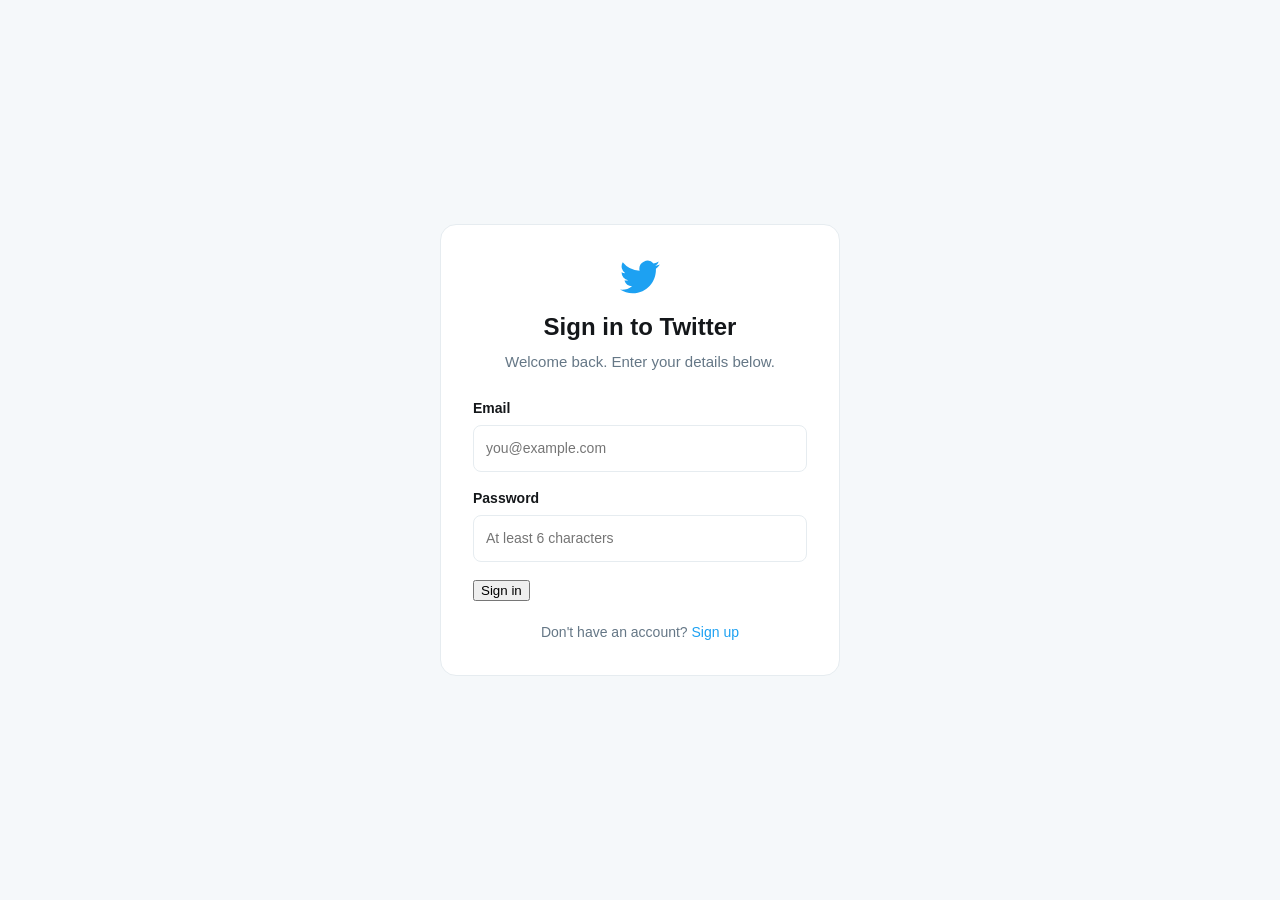
<file: index.html>
<!DOCTYPE html>
<html lang="en">
<head>
    <meta charset="UTF-8">
    <meta name="viewport" content="width=device-width, initial-scale=1.0">
    <title>Sign in / Twitter</title>
    <link rel="stylesheet" href="signin.css">
</head>
<body>

<div class="card">

    <svg class="logo" viewBox="0 0 24 24" aria-label="Twitter">
        <path fill="currentColor" d="M23.95 4.57a10 10 0 0 1-2.83.78 4.93 4.93 0 0 0 2.16-2.72 9.99 9.99 0 0 1-3.13 1.2 4.92 4.92 0 0 0-8.38 4.48A13.97 13.97 0 0 1 1.64 3.16a4.92 4.92 0 0 0 1.52 6.57 4.9 4.9 0 0 1-2.23-.62v.06a4.92 4.92 0 0 0 3.95 4.82 4.94 4.94 0 0 1-2.22.09 4.93 4.93 0 0 0 4.6 3.42A9.87 9.87 0 0 1 0 19.53a13.94 13.94 0 0 0 7.55 2.21c9.05 0 14-7.5 14-14l-.02-.64a10.01 10.01 0 0 0 2.42-2.54Z"/>
    </svg>

    <h1 id="title">Sign in to Twitter</h1>

    <p class="sub" id="subtitle">
        Welcome back. Enter your details below.
    </p>

    <form id="authForm" novalidate>

        <label id="nameField" style="display:none">
            Name
            <input type="text" id="name" placeholder="Your full name">
        </label>

        <label>
            Email
            <input type="email" id="email" placeholder="you@example.com">
        </label>

        <label>
            Password
            <input type="password" id="password" placeholder="At least 6 characters">
        </label>

        <p class="error" id="error"></p>

        <p class="notice" id="notice"></p>

        <button type="submit" id="submitBtn">Sign in</button>

    </form>

    <p class="switch">
        <span id="switchText">Don't have an account?</span>
        <button type="button" id="switchBtn">Sign up</button>
    </p>

</div>

<script src="signin.js"></script>

</body>
</html>
</file>
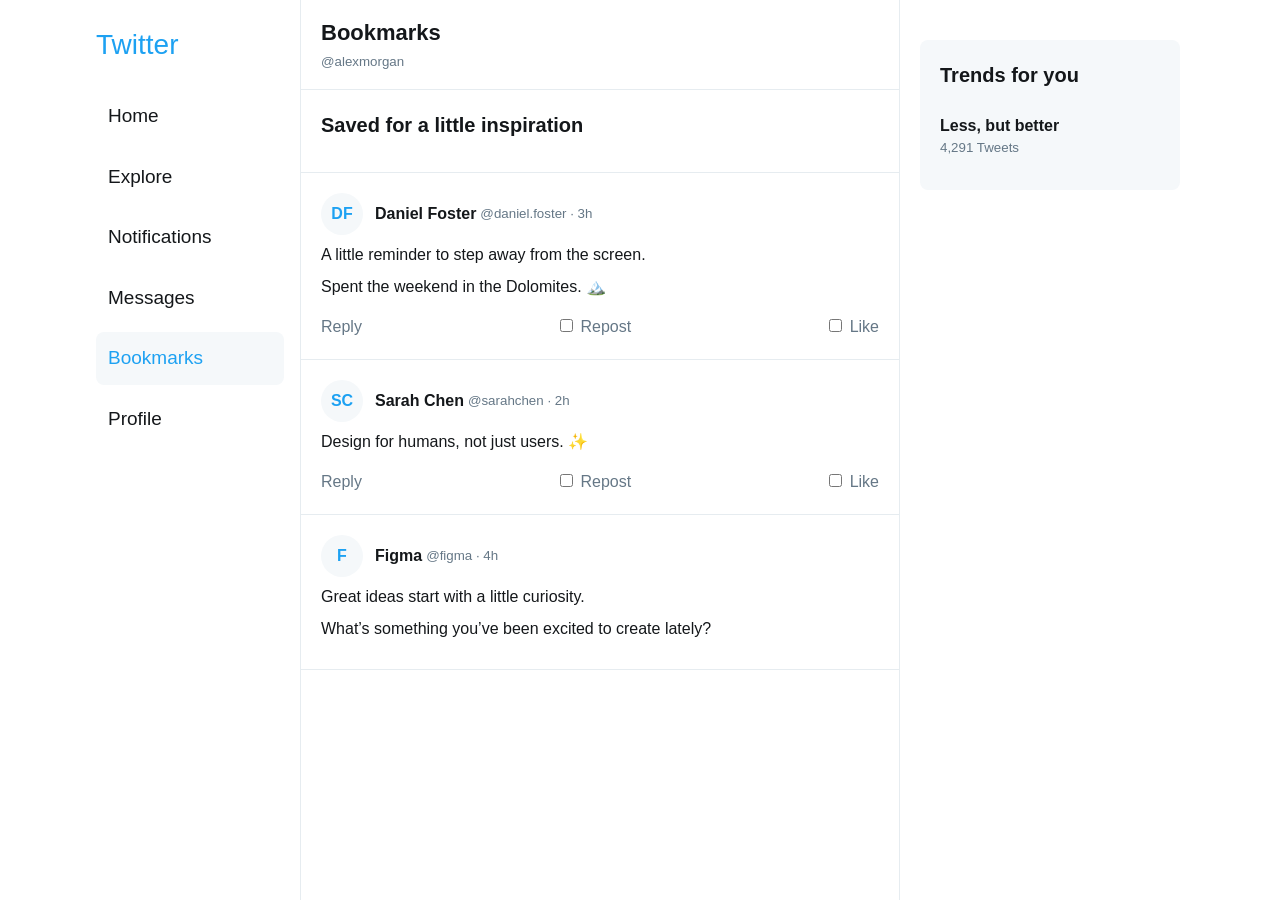
<file: bookmarks.html>
<!DOCTYPE html>
<html lang="en">
<head>
  <meta charset="UTF-8">
  <meta name="viewport" content="width=device-width, initial-scale=1">
  <title>Bookmarks / Twitter</title>
  <link rel="stylesheet" href="style.css">
</head>
<body>
<div class="layout">
  <nav aria-label="Main navigation">
    <a class="logo" href="index.html">Twitter</a>
    <a href="home.html">Home</a>
    <a href="explore.html">Explore</a>
    <a href="notifications.html">Notifications</a>
    <a href="messages.html">Messages</a>
    <a class="active" href="bookmarks.html">Bookmarks</a>
    <a href="profile.html">Profile</a>
  </nav>
  <main>
    <header><h1>Bookmarks</h1><small>@alexmorgan</small></header>
    <section><h2>Saved for a little inspiration</h2></section>
    <article>
      <div class="author"><span class="avatar">DF</span><strong>Daniel Foster</strong><small>@daniel.foster · 3h</small></div>
      <p>A little reminder to step away from the screen.</p>
      <p>Spent the weekend in the Dolomites. 🏔️</p>
      <div class="actions">
        <a href="messages.html">Reply</a>
        <label><input type="checkbox"> Repost</label>
        <label><input type="checkbox"> Like</label>
      </div>
    </article>
    <article>
      <div class="author"><span class="avatar">SC</span><strong>Sarah Chen</strong><small>@sarahchen · 2h</small></div>
      <p>Design for humans, not just users. ✨</p>
      <div class="actions">
        <a href="messages.html">Reply</a>
        <label><input type="checkbox"> Repost</label>
        <label><input type="checkbox"> Like</label>
      </div>
    </article>
    <article>
      <div class="author"><span class="avatar">F</span><strong>Figma</strong><small>@figma · 4h</small></div>
      <p>Great ideas start with a little curiosity.</p>
      <p>What’s something you’ve been excited to create lately?</p>
    </article>
  </main>
  <aside>
    <section>
      <h2>Trends for you</h2>
      <a class="trend" href="explore.html"><strong>Less, but better</strong><small>4,291 Tweets</small></a>
    </section>
  </aside>
</div>
</body>
</html>
</file>
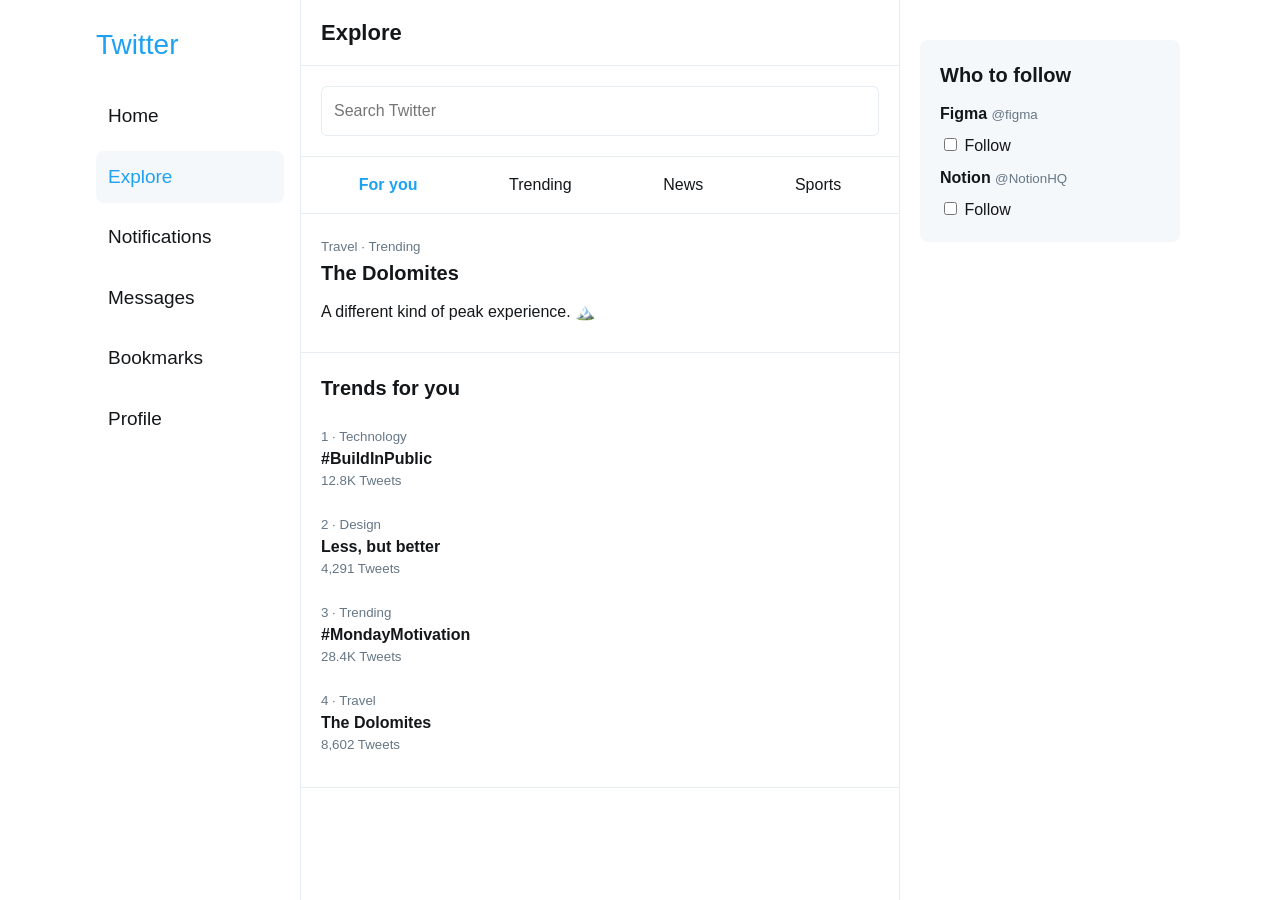
<file: explore.html>
<!DOCTYPE html>
<html lang="en">
<head>
  <meta charset="UTF-8">
  <meta name="viewport" content="width=device-width, initial-scale=1">
  <title>Explore / Twitter</title>
  <link rel="stylesheet" href="style.css">
</head>
<body>
<div class="layout">
  <nav aria-label="Main navigation">
    <a class="logo" href="index.html">Twitter</a>
    <a href="index.html">Home</a>
    <a class="active" href="explore.html">Explore</a>
    <a href="notifications.html">Notifications</a>
    <a href="messages.html">Messages</a>
    <a href="bookmarks.html">Bookmarks</a>
    <a href="profile.html">Profile</a>
  </nav>
  <main>
    <header><h1>Explore</h1></header>
    <section>
      <form action="explore.html">
        <input type="search" name="q" placeholder="Search Twitter" aria-label="Search Twitter">
      </form>
    </section>
    <div class="tabs"><strong>For you</strong><span>Trending</span><span>News</span><span>Sports</span></div>
    <section>
      <small>Travel · Trending</small>
      <h2>The Dolomites</h2>
      <p>A different kind of peak experience. 🏔️</p>
    </section>
    <section>
      <h2>Trends for you</h2>
      <a class="trend" href="explore.html"><small>1 · Technology</small><strong>#BuildInPublic</strong><small>12.8K Tweets</small></a>
      <a class="trend" href="explore.html"><small>2 · Design</small><strong>Less, but better</strong><small>4,291 Tweets</small></a>
      <a class="trend" href="explore.html"><small>3 · Trending</small><strong>#MondayMotivation</strong><small>28.4K Tweets</small></a>
      <a class="trend" href="explore.html"><small>4 · Travel</small><strong>The Dolomites</strong><small>8,602 Tweets</small></a>
    </section>
  </main>
  <aside>
    <section>
      <h2>Who to follow</h2>
      <p><strong>Figma</strong> <small>@figma</small></p>
      <label><input type="checkbox"> Follow</label>
      <p><strong>Notion</strong> <small>@NotionHQ</small></p>
      <label><input type="checkbox"> Follow</label>
    </section>
  </aside>
</div>
</body>
</html>
</file>
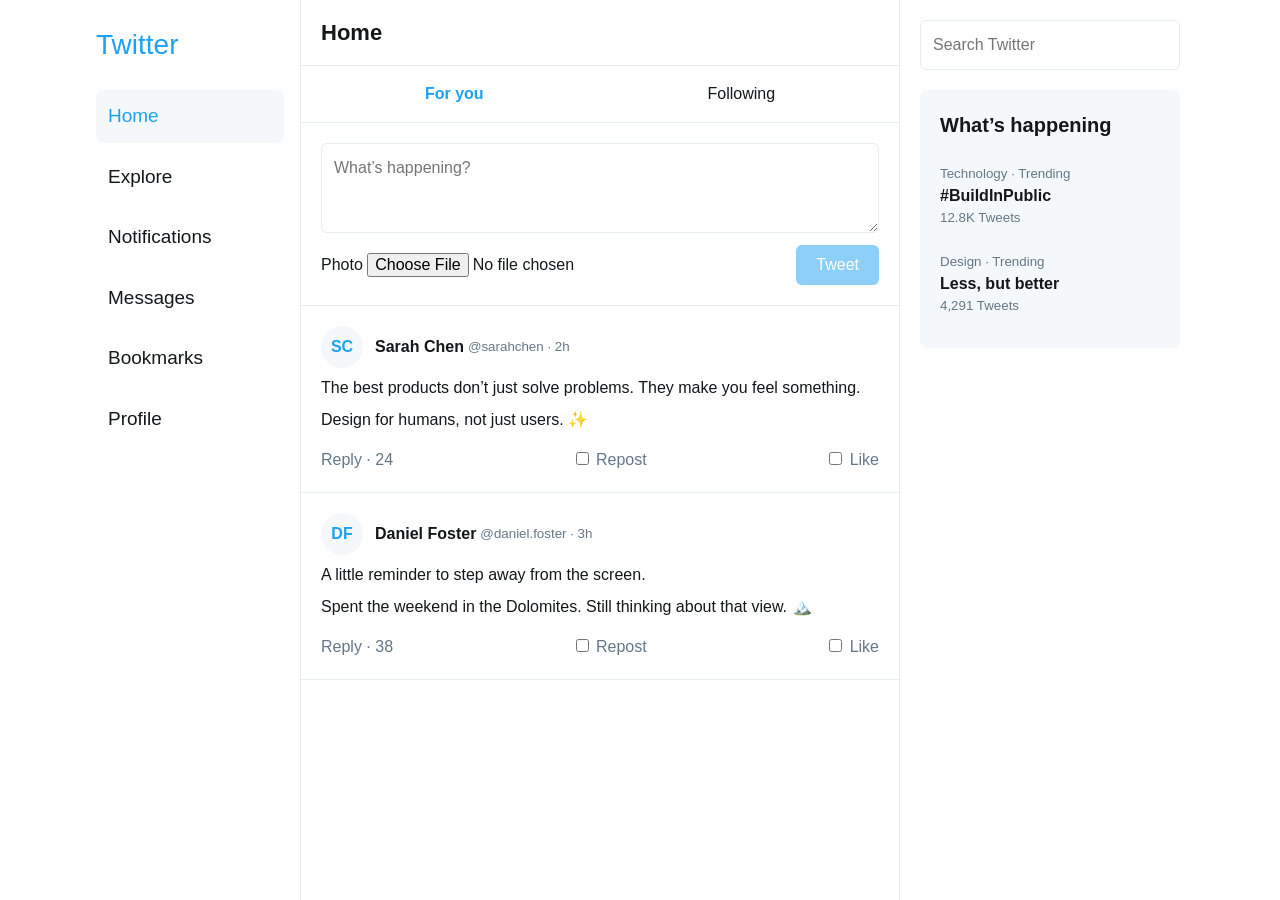
<file: home.html>
<!DOCTYPE html>
<html lang="en">
<head>
  <meta charset="UTF-8">
  <meta name="viewport" content="width=device-width, initial-scale=1">
  <title>Home / Twitter</title>
  <link rel="stylesheet" href="style.css">
</head>
<body>
<div class="layout">
  <nav aria-label="Main navigation">
    <a class="logo" href="index.html">Twitter</a>
    <a class="active" href="index.html">Home</a>
    <a href="explore.html">Explore</a>
    <a href="notifications.html">Notifications</a>
    <a href="messages.html">Messages</a>
    <a href="bookmarks.html">Bookmarks</a>
    <a href="profile.html">Profile</a>
  </nav>
  <main>
    <header><h1>Home</h1></header>
    <div class="tabs"><strong>For you</strong><span>Following</span></div>
    <section>
      <textarea aria-label="Tweet draft" placeholder="What’s happening?"></textarea>
      <div class="composer-footer">
        <label>Photo <input type="file" accept="image/*"></label>
        <button disabled>Tweet</button>
      </div>
    </section>
    <article>
      <div class="author">
        <span class="avatar">SC</span><strong>Sarah Chen</strong>
        <small>@sarahchen · 2h</small>
      </div>
      <p>The best products don’t just solve problems. They make you feel something.</p>
      <p>Design for humans, not just users. ✨</p>
      <div class="actions">
        <a href="messages.html">Reply · 24</a>
        <label><input type="checkbox"> Repost</label>
        <label><input type="checkbox"> Like</label>
      </div>
    </article>
    <article>
      <div class="author">
        <span class="avatar">DF</span><strong>Daniel Foster</strong>
        <small>@daniel.foster · 3h</small>
      </div>
      <p>A little reminder to step away from the screen.</p>
      <p>Spent the weekend in the Dolomites. Still thinking about that view. 🏔️</p>
      <div class="actions">
        <a href="messages.html">Reply · 38</a>
        <label><input type="checkbox"> Repost</label>
        <label><input type="checkbox"> Like</label>
      </div>
    </article>
  </main>
  <aside>
    <form action="explore.html">
      <input type="search" name="q" placeholder="Search Twitter" aria-label="Search Twitter">
    </form>
    <section>
      <h2>What’s happening</h2>
      <a class="trend" href="explore.html"><small>Technology · Trending</small><strong>#BuildInPublic</strong><small>12.8K Tweets</small></a>
      <a class="trend" href="explore.html"><small>Design · Trending</small><strong>Less, but better</strong><small>4,291 Tweets</small></a>
    </section>
  </aside>
</div>
</body>
</html>
</file>
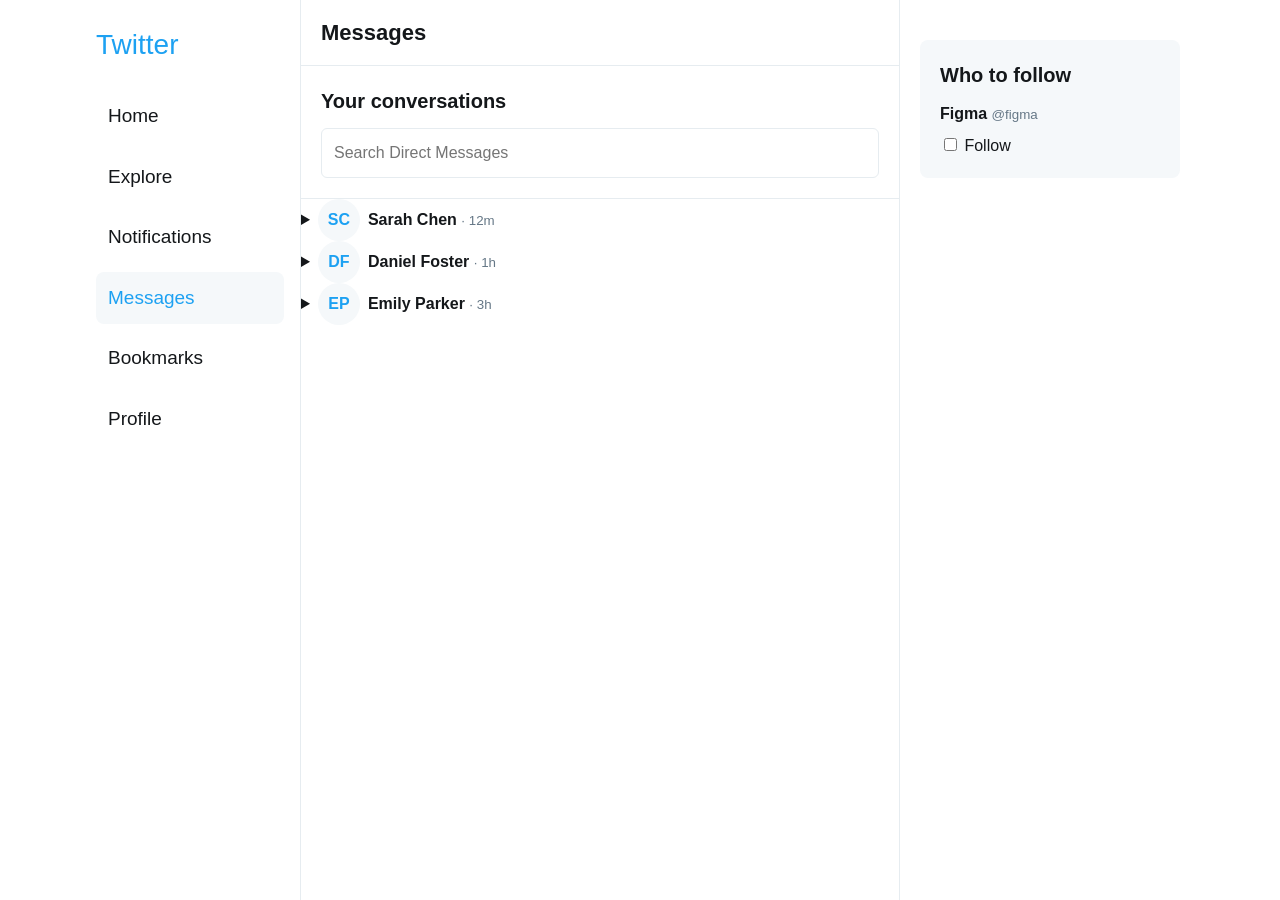
<file: messages.html>
<!DOCTYPE html>
<html lang="en">
<head>
  <meta charset="UTF-8">
  <meta name="viewport" content="width=device-width, initial-scale=1">
  <title>Messages / Twitter</title>
  <link rel="stylesheet" href="style.css">
</head>
<body>
<div class="layout">
  <nav aria-label="Main navigation">
    <a class="logo" href="index.html">Twitter</a>
    <a href="home.html">Home</a>
    <a href="explore.html">Explore</a>
    <a href="notifications.html">Notifications</a>
    <a class="active" href="messages.html">Messages</a>
    <a href="bookmarks.html">Bookmarks</a>
    <a href="profile.html">Profile</a>
  </nav>
  <main>
    <header><h1>Messages</h1></header>
    <section>
      <h2>Your conversations</h2>
      <form action="messages.html">
        <input type="search" name="q" placeholder="Search Direct Messages" aria-label="Search Direct Messages">
      </form>
    </section>
    <details>
      <summary><span class="avatar">SC</span><strong>Sarah Chen</strong> <small>· 12m</small></summary>
      <p class="message">Hey! It was really nice to hear from you.</p>
      <p class="message">That sounds great! Let’s catch up soon.</p>
      <section><input type="text" placeholder="Start a message" aria-label="Message Sarah Chen"></section>
    </details>
    <details>
      <summary><span class="avatar">DF</span><strong>Daniel Foster</strong> <small>· 1h</small></summary>
      <p class="message">Just sent you the photos from the trip. 🏔️</p>
      <section><input type="text" placeholder="Start a message" aria-label="Message Daniel Foster"></section>
    </details>
    <details>
      <summary><span class="avatar">EP</span><strong>Emily Parker</strong> <small>· 3h</small></summary>
      <p class="message">Thanks for sharing your work!</p>
      <section><input type="text" placeholder="Start a message" aria-label="Message Emily Parker"></section>
    </details>
  </main>
  <aside>
    <section>
      <h2>Who to follow</h2>
      <p><strong>Figma</strong> <small>@figma</small></p>
      <label><input type="checkbox"> Follow</label>
    </section>
  </aside>
</div>
</body>
</html>
</file>
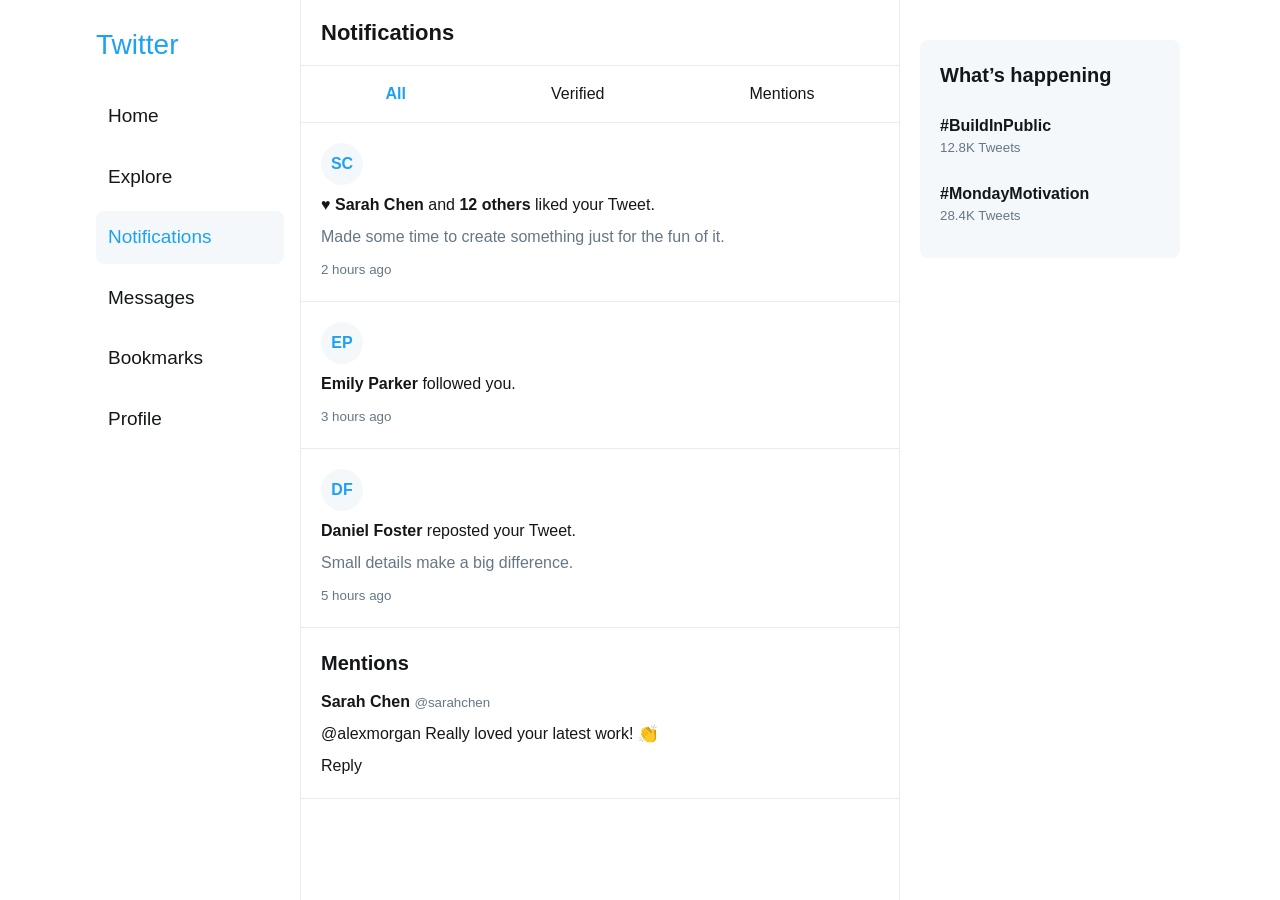
<file: notifications.html>
<!DOCTYPE html>
<html lang="en">
<head>
  <meta charset="UTF-8">
  <meta name="viewport" content="width=device-width, initial-scale=1">
  <title>Notifications / Twitter</title>
  <link rel="stylesheet" href="style.css">
</head>
<body>
<div class="layout">
  <nav aria-label="Main navigation">
    <a class="logo" href="index.html">Twitter</a>
    <a href="index.html">Home</a>
    <a href="explore.html">Explore</a>
    <a class="active" href="notifications.html">Notifications</a>
    <a href="messages.html">Messages</a>
    <a href="bookmarks.html">Bookmarks</a>
    <a href="profile.html">Profile</a>
  </nav>
  <main>
    <header><h1>Notifications</h1></header>
    <div class="tabs"><strong>All</strong><span>Verified</span><span>Mentions</span></div>
    <article>
      <span class="avatar">SC</span>
      <p>♥ <strong>Sarah Chen</strong> and <strong>12 others</strong> liked your Tweet.</p>
      <p class="muted">Made some time to create something just for the fun of it.</p>
      <small>2 hours ago</small>
    </article>
    <article>
      <span class="avatar">EP</span>
      <p><strong>Emily Parker</strong> followed you.</p>
      <small>3 hours ago</small>
    </article>
    <article>
      <span class="avatar">DF</span>
      <p><strong>Daniel Foster</strong> reposted your Tweet.</p>
      <p class="muted">Small details make a big difference.</p>
      <small>5 hours ago</small>
    </article>
    <article>
      <h2>Mentions</h2>
      <p><strong>Sarah Chen</strong> <small>@sarahchen</small></p>
      <p>@alexmorgan Really loved your latest work! 👏</p>
      <a href="messages.html">Reply</a>
    </article>
  </main>
  <aside>
    <section>
      <h2>What’s happening</h2>
      <a class="trend" href="explore.html"><strong>#BuildInPublic</strong><small>12.8K Tweets</small></a>
      <a class="trend" href="explore.html"><strong>#MondayMotivation</strong><small>28.4K Tweets</small></a>
    </section>
  </aside>
</div>
</body>
</html>
</file>
<file: signin.css>
:root {
  --blue: #1da1f2;
  --blue-dark: #1a91da;
  --text: #14171a;
  --muted: #657786;
  --border: #e6ecf0;
  --panel: #f5f8fa;
  --white: #fff;
  --error: #e0245e;
}

* { box-sizing: border-box; }

body {
  margin: 0;
  color: var(--text);
  background: var(--panel);
  font-family: Arial, sans-serif;
  line-height: 1.5;
  min-height: 100vh;
  display: flex;
  align-items: center;
  justify-content: center;
  padding: 20px;
}

.card {
  background: var(--white);
  border: 1px solid var(--border);
  border-radius: 16px;
  width: 100%;
  max-width: 400px;
  padding: 32px;
  text-align: center;
}

.logo {
  width: 40px;
  height: 40px;
  color: var(--blue);
  margin: 0 auto 12px;
  display: block;
}

h1 { font-size: 24px; margin: 0 0 6px; }

.sub { color: var(--muted); font-size: 15px; margin: 0 0 24px; }

form { text-align: left; }

label {
  display: block;
  font-size: 14px;
  font-weight: bold;
  margin-bottom: 16px;
}

input {
  display: block;
  width: 100%;
  margin-top: 6px;
  padding: 12px;
  border: 1px solid var(--border);
  border-radius: 8px;
  font: inherit;
  font-weight: normal;
}

input:focus { outline: 2px solid var(--blue); border-color: var(--blue); }

.error {
  color: var(--error);
  font-size: 14px;
  margin: 0 0 12px;
  display: none;
}

.notice {
  color: #17bf63;
  font-size: 14px;
  margin: 0 0 12px;
  display: none;
}

.submit {
  width: 100%;
  padding: 12px;
  border: 0;
  border-radius: 9999px;
  background: var(--blue);
  color: var(--white);
  font-weight: bold;
  font-size: 15px;
  cursor: pointer;
}

.submit:hover { background: var(--blue-dark); }
.submit:disabled { opacity: 0.6; cursor: default; }

.switch {
  margin: 20px 0 0;
  font-size: 14px;
  color: var(--muted);
}

.switch button {
  background: none;
  border: 0;
  color: var(--blue);
  font: inherit;
  cursor: pointer;
  padding: 0;
}

.switch button:hover { text-decoration: underline; }

.name-field { display: none; }
</file>
<file: style.css>
:root {
  --blue: #1da1f2;
  --text: #14171a;
  --muted: #657786;
  --border: #e6ecf0;
  --panel: #f5f8fa;
  --white: #fff;
}

* { box-sizing: border-box; }

body {
  margin: 0;
  color: var(--text);
  background: var(--white);
  font-family: Arial, sans-serif;
  line-height: 1.5;
}

a { color: inherit; text-decoration: none; }
button, input, textarea { font: inherit; }
button { cursor: pointer; }

.layout {
  display: grid;
  grid-template-columns: 220px minmax(0, 600px) 300px;
  max-width: 1120px;
  min-height: 100vh;
  margin: auto;
}

nav { padding: 24px 16px; }
.logo { display: block; color: var(--blue); font-size: 28px; margin-bottom: 24px; }

nav > a:not(.logo) {
  display: block;
  padding: 12px;
  margin-bottom: 8px;
  font-size: 19px;
  border-radius: 8px;
}

nav a:hover, nav a.active { background: var(--panel); color: var(--blue); }

main { min-width: 0; border-inline: 1px solid var(--border); }

header { padding: 16px 20px; border-bottom: 1px solid var(--border); }

h1 { margin: 0; font-size: 22px; }
h2 { margin: 0 0 12px; font-size: 20px; }
p { margin: 8px 0; overflow-wrap: anywhere; }
small, .muted { color: var(--muted); }

section, article { padding: 20px; border-bottom: 1px solid var(--border); }

textarea, input[type="search"], input[type="text"] {
  display: block;
  width: 100%;
  padding: 12px;
  border: 1px solid var(--border);
  border-radius: 6px;
  background: var(--white);
}

textarea { min-height: 90px; resize: vertical; }

button {
  border: 0;
  border-radius: 6px;
  background: var(--blue);
  color: var(--white);
  padding: 8px 20px;
}

button:disabled { opacity: .5; cursor: not-allowed; }

.composer-footer {
  display: flex;
  justify-content: space-between;
  align-items: center;
  margin-top: 12px;
}

.avatar {
  display: inline-flex;
  align-items: center;
  justify-content: center;
  width: 42px;
  height: 42px;
  border-radius: 50%;
  background: var(--panel);
  color: var(--blue);
  font-weight: bold;
  margin-right: 8px;
}

.author { display: flex; align-items: center; flex-wrap: wrap; gap: 4px; }

.actions {
  display: flex;
  justify-content: space-between;
  gap: 8px;
  margin-top: 16px;
  color: var(--muted);
}

.actions label { cursor: pointer; }
.actions label:has(input:checked) { color: var(--blue); }

aside { padding: 20px; }
aside section { margin-top: 20px; background: var(--panel); border: 0; border-radius: 8px; }

.trend { display: block; padding: 12px 0; }
.trend strong, .trend small { display: block; }

.tabs {
  display: flex;
  justify-content: space-around;
  gap: 8px;
  padding: 16px;
  border-bottom: 1px solid var(--border);
}

.tabs strong { color: var(--blue); }

@media (max-width: 1050px) {
  .layout { grid-template-columns: 200px minmax(0, 600px); justify-content: center; }
  aside { display: none; }
}

@media (max-width: 600px) {
  .layout { display: block; }
  nav { display: flex; overflow-x: auto; gap: 8px; padding: 8px; border-bottom: 1px solid var(--border); }
  nav .logo { display: none; }
  nav > a:not(.logo) { margin: 0; padding: 8px; font-size: 14px; white-space: nowrap; }
  main { border: 0; }
  .author small { width: 100%; }
}
</file>
